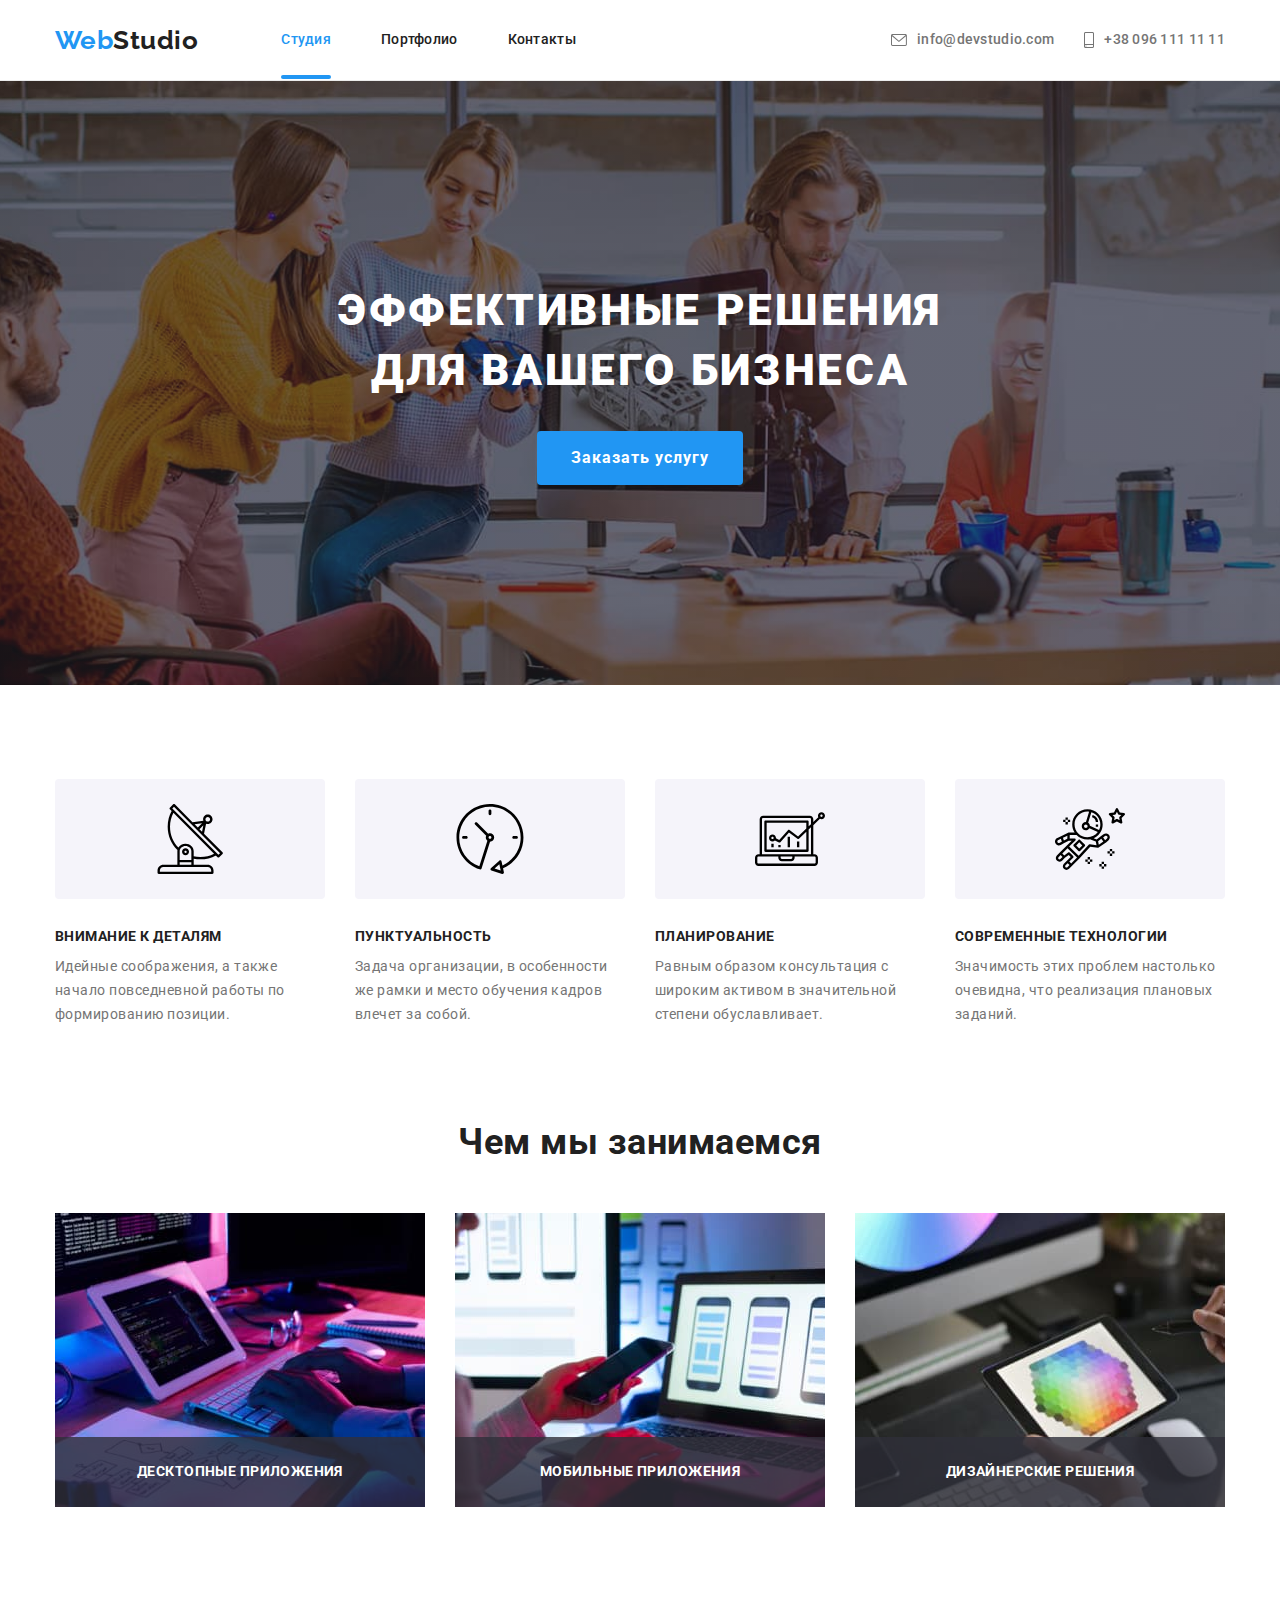
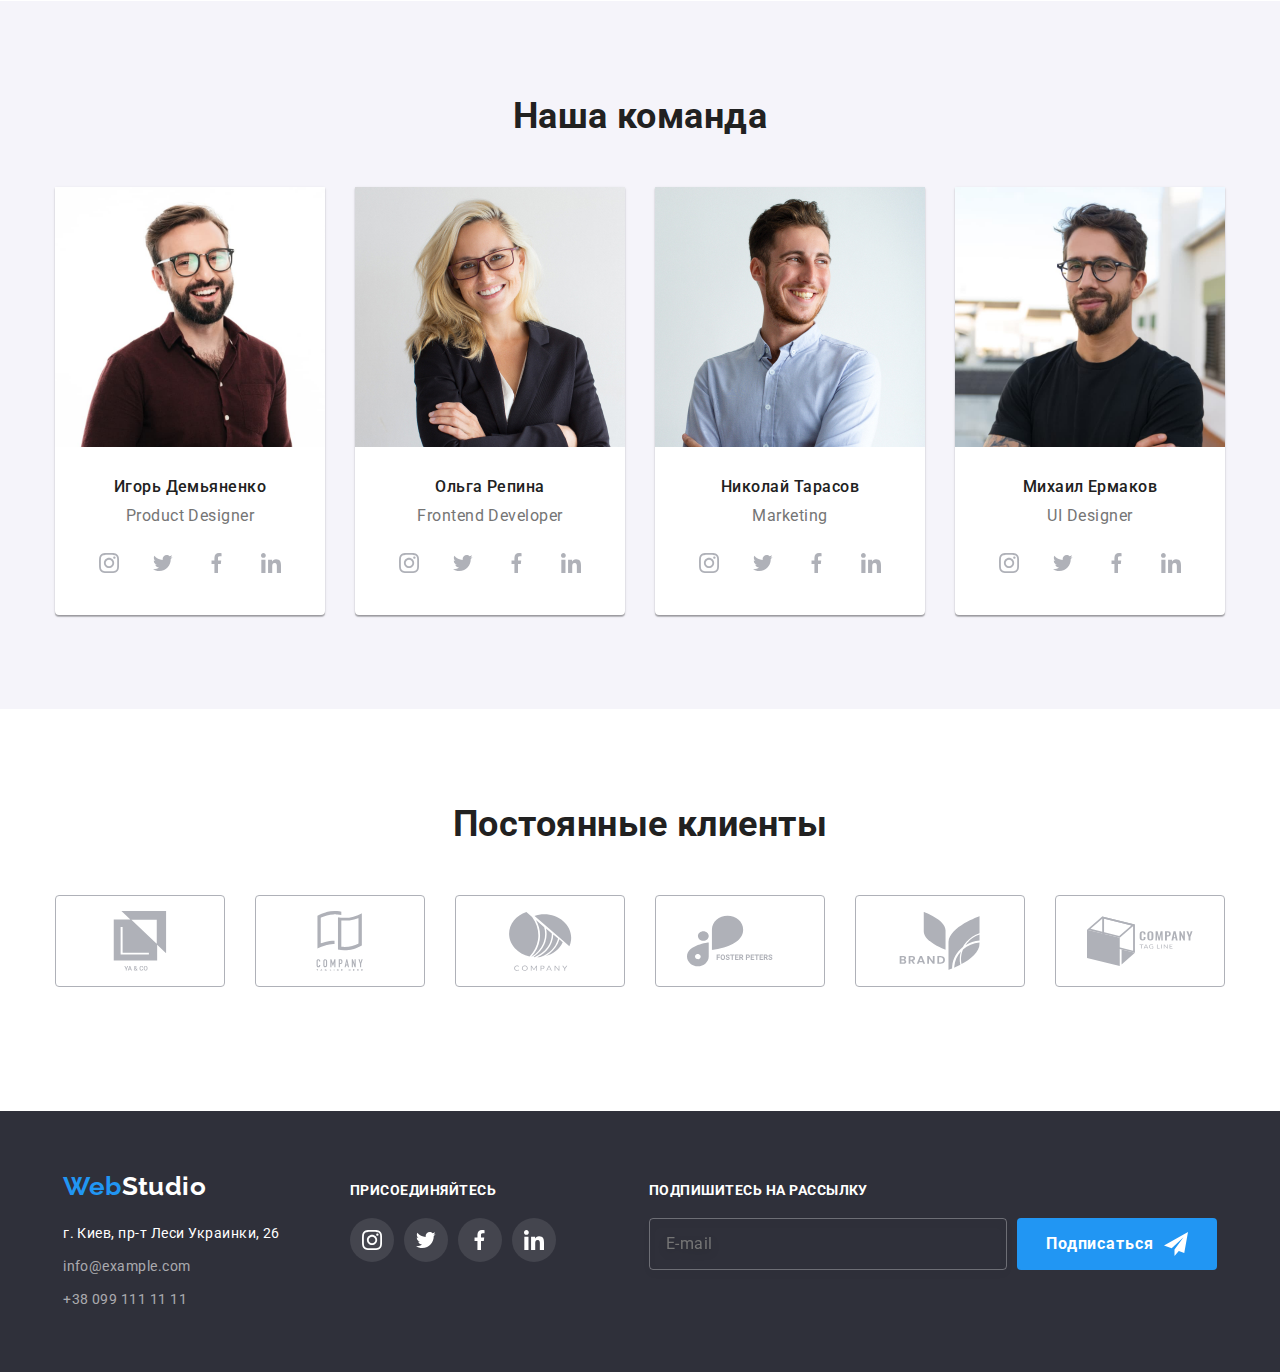
<file: index.html>
<!DOCTYPE html>
<html lang="ru">
  <head>
    <meta charset="UTF-8" />
    <meta http-equiv="X-UA-Compatible" content="IE=edge" />
    <meta name="viewport" content="width=device-width, initial-scale=1.0" />
    <title>Студия</title>
    <link
      rel="stylesheet"
      href="https://cdnjs.cloudflare.com/ajax/libs/modern-normalize/1.1.0/modern-normalize.min.css"
    />
    <link rel="preconnect" href="https://fonts.googleapis.com" />
    <link rel="preconnect" href="https://fonts.gstatic.com" crossorigin />
    <link
      href="https://fonts.googleapis.com/css2?family=Raleway:wght@700&family=Roboto:wght@400;500;700;900&display=swap"
      rel="stylesheet"
    />
    <link rel="stylesheet" href="./css/main.min.css" />
  </head>
  <body>
    <!--Верхняя линия-->
    <header class="header">
      <div class="container header__container">
        <a href="./index.html" class="logo"
          >Web<span class="logo__text logo__text--dark">Studio</span></a
        >
        <!-- Мобильное меню -->
        <div class="menu-container" data-menu>
          <ul class="list mobile-nav">
            <li class="mobile-nav__item">
              <a href="./index.html" class="mobile-nav__link mobile-nav__link--curent">Студия</a>
            </li>
            <li class="mobile-nav__item">
              <a href="./portfolio.html" class="mobile-nav__link">Портфолио</a>
            </li>
            <li class="mobile-nav__item"><a href="" class="mobile-nav__link">Контакты</a></li>
          </ul>
          <ul class="list mobile-contacts">
            <li class="mobile-contacts__item">
              <a href="tel:+380961111111" class="mobile-contacts__link link">+38 096 111 11 11</a>
            </li>
            <li class="mobile-contacts__item">
              <a href="mailto:info@devstudio.com" class="mobile-contacts__phone link"
                >info@devstudio.com</a
              >
            </li>
            <li class="mobile-social"><a class="mobile-contacts__social" href="">Instagram</a></li>
            <li class="mobile-social"><a class="mobile-contacts__social" href="">Twitter</a></li>
            <li class="mobile-social"><a class="mobile-contacts__social" href="">Facebook</a></li>
            <li class="mobile-social"><a class="mobile-contacts__social" href="">LinkedIn</a></li>
          </ul>
        </div>
          <button class="menu-button" aria-expanded="false" data-menu-button type="button">
            <svg width="40" height="40" aria-label="Переключатель мобильного меню">
              <use class="menu-button__open" href="./images/icons.svg#icon-menu"></use>
              <use class="menu-button__close" href="./images/icons.svg#mobile-close"></use>
            </svg>
          </button>
          
        
        
        <!-- Навигация  -->
        <nav class="main-nav">
          <ul class="site-nav list">
            <li class="site-nav__item">
              <a href="./index.html" class="site-nav__link site-nav__link--current">Студия</a>
            </li>
            <li class="site-nav__item">
              <a href="./portfolio.html" class="site-nav__link">Портфолио</a>
            </li>
            <li class="site-nav__item"><a href="" class="site-nav__link">Контакты</a></li>
          </ul>
        </nav>
        <ul class="contacts list">
          <li class="contacts__item">
            <a href="mailto:info@devstudio.com" class="contacts__link link">
              <svg class="contacts__icon contacts__icon--mail">
                <use href="./images/icons.svg#icon-mail"></use>
              </svg>
              info@devstudio.com</a
            >
          </li>
          <li class="contacts__item">
            <a href="tel:+380961111111" class="contacts__link link"
              ><svg class="contacts__icon">
                <use href="./images/icons.svg#icon-phone"></use>
              </svg>
              +38 096 111 11 11</a
            >
          </li>
        </ul>
      </div>
    </header>

    <main>
      <!--Герой hero-->
      <section class="hero">
        <div class="container">
          <h1 class="hero__title">Эффективные решения для вашего бизнеса</h1>
          <button data-modal-open type="button" class="button hero__button">Заказать услугу</button>
        </div>
      </section>

      <!--Преимущества-->

      <section class="section nopading">
        <div class="container">
          <h2 class="visually-hidden">Почему именно мы?</h2>
          <ul class="advantage list">
            <li class="advantage__item">
              <div class="advantage__lable">
                <svg class="advantage__icon">
                  <use href="./images/icons.svg#icon-group"></use>
                </svg>
              </div>
              <h3 class="advantage__title">Внимание к деталям</h3>
              <p class="advantage__text">
                Идейные соображения, а также начало повседневной работы по формированию позиции.
              </p>
            </li>
            <li class="advantage__item">
              <div class="advantage__lable">
                <svg class="advantage__icon">
                  <use href="./images/icons.svg#icon-clock"></use>
                </svg>
              </div>
              <h3 class="advantage__title">Пунктуальность</h3>
              <p class="advantage__text">
                Задача организации, в особенности же рамки и место обучения кадров влечет за собой.
              </p>
            </li>
            <li class="advantage__item">
              <div class="advantage__lable">
                <svg class="advantage__icon">
                  <use href="./images/icons.svg#icon-diagram"></use>
                </svg>
              </div>
              <h3 class="advantage__title">Планирование</h3>
              <p class="advantage__text">
                Равным образом консультация с широким активом в значительной степени обуславливает.
              </p>
            </li>
            <li class="advantage__item">
              <div class="advantage__lable">
                <svg class="advantage__icon">
                  <use href="./images/icons.svg#icon-astronaut"></use>
                </svg>
              </div>
              <h3 class="advantage__title">Современные технологии</h3>
              <p class="advantage__text">
                Значимость этих проблем настолько очевидна, что реализация плановых заданий.
              </p>
            </li>
          </ul>
        </div>
      </section>

      <!--Чем мы занимаемся-->

      <section class="section section-example">
        <div class="container">
          <h2 class="section-title">Чем мы занимаемся</h2>
          <ul class="examples list">
            <li class="examples__item">
              <div class="examples__icon">
                <picture>
                  <source
                    srcset="./images/we-do/img-1.jpg 1x,
                    ./images/we-do/img-1@2x.jpg 2x"
                    type="image/jpeg"
                  
                  />
                  <img
                    src="./images/we-do/img-1.jpg"
                    alt="Пишем код для Windows"
                    width="370"
                    height="294"
                    loading="lazy"
                  />
                </picture>
                <p class="examples__text">Десктопные приложения</p>
              </div>
            </li>
            <li class="examples__item">
              <div class="examples__icon">
                <picture>
                  <source
                    srcset="./images/we-do/img-2.jpg 1x,
                            ./images/we-do/img-2@2x.jpg 2x"
                    type="image/jpeg"
                  />

                  <img
                    src="./images/we-do/img-2.jpg"
                    alt="Пишем код для Android"
                    width="370"
                    height="294"
                    loading="lazy"
                    
                  />
                </picture>

                <p class="examples__text">Мобильные приложения</p>
              </div>
            </li>
            <li class="examples__item">
              <div class="examples__icon">
                <picture>
                  <source
                    srcset="./images/we-do/img-3.jpg 1x,
                    ./images/we-do/img-3@2x.jpg 2x"
                    type="image/jpeg"
                  
                  />
                  <img
                    src="./images/we-do/img-3.jpg"
                    alt="Пишем код для MacOS"
                    width="370"
                    height="294"
                    loading="lazy"
                  />
                </picture>
                <p class="examples__text">Дизайнерские решения</p>
              </div>
            </li>
          </ul>
        </div>
      </section>

      <!--Наша команда-->

      <section class="section second-bg-color">
        <div class="container">
          <h2 class="section-title">Наша команда</h2>
          <ul class="team list">
            <li class="team__item">

              <picture>
                <source
                srcset="./images/team/desktop/img-1.jpg 1x,
                        ./images/team/desktop/img-1@2x.jpg 2x"
                media="(min-width: 1200px)"
                type="image/jpeg"
              />
              <source
                srcset="./images/team/tablet/img-1.jpg 1x,
                        ./images/team/tablet/img-1@2x.jpg 2x"
                media="(min-width: 768px)"
                type="image/jpeg"
              />
                <source
                  srcset="./images/team/mobile/img-1.jpg 1x,
                  ./images/team/mobile/img-1@2x.jpg 2x"
                  media="(max-width: 767px)"
                  type="image/jpeg"
                
                />
                <img
                  src="./images/team/mobile/img-1.jpg"
                  alt="Фото Игоря Демьяненко"
                  width="450"
                  height="460"
                  loading="lazy"
                />
              </picture>
              
              <div class="team__text">
                <h3 class="team__name">Игорь Демьяненко</h3>
                <p class="team__position">Product Designer</p>
                <ul class="list social-links">
                  <li class="social-links__item">
                    <a class="social-links__link" href="">
                      <svg class="social-links__icon">
                        <use href="./images/icons.svg#icon-instagram"></use>
                      </svg>
                    </a>
                  </li>
                  <li class="social-links__item">
                    <a class="social-links__link" href="">
                      <svg class="social-links__icon">
                        <use href="./images/icons.svg#icon-twitter"></use>
                      </svg>
                    </a>
                  </li>
                  <li class="social-links__item">
                    <a class="social-links__link" href="">
                      <svg class="social-links__icon">
                        <use href="./images/icons.svg#icon-facebook"></use>
                      </svg>
                    </a>
                  </li>
                  <li class="social-links__item">
                    <a class="social-links__link" href="">
                      <svg class="social-links__icon">
                        <use href="./images/icons.svg#icon-linkedin"></use>
                      </svg>
                    </a>
                  </li>
                </ul>
              </div>
            </li>
            <li class="team__item">
              <picture>
                <source
                srcset="./images/team/desktop/img-2.jpg 1x,
                        ./images/team/desktop/img-2@2x.jpg 2x"
                media="(min-width: 1200px)"
                type="image/jpeg"
              />
              <source
                srcset="./images/team/tablet/img-2.jpg 1x,
                        ./images/team/tablet/img-2@2x.jpg 2x"
                media="(min-width: 768px)"
                type="image/jpeg"
              />
                <source
                  srcset="./images/team/mobile/img-2.jpg 1x,
                          ./images/team/mobile/img-2@2x.jpg 2x"
                  media="(max-width: 767px)"
                  type="image/jpeg"
                
                />
                <img
                  src="./images/team/mobile/img-2.jpg"
                  alt="Фото Ольги Репиной"
                  width="450"
                  height="460"
                  loading="lazy"
                />
              </picture>

              <div class="team__text">
                <h3 class="team__name">Ольга Репина</h3>
                <p class="team__position">Frontend Developer</p>
                <ul class="list social-links">
                  <li class="social-links__item">
                    <a class="social-links__link" href="">
                      <svg class="social-links__icon">
                        <use href="./images/icons.svg#icon-instagram"></use>
                      </svg>
                    </a>
                  </li>
                  <li class="social-links__item">
                    <a class="social-links__link" href="">
                      <svg class="social-links__icon">
                        <use href="./images/icons.svg#icon-twitter"></use>
                      </svg>
                    </a>
                  </li>
                  <li class="social-links__item">
                    <a class="social-links__link" href="">
                      <svg class="social-links__icon">
                        <use href="./images/icons.svg#icon-facebook"></use>
                      </svg>
                    </a>
                  </li>
                  <li class="social-links__item">
                    <a class="social-links__link" href="">
                      <svg class="social-links__icon">
                        <use href="./images/icons.svg#icon-linkedin"></use>
                      </svg>
                    </a>
                  </li>
                </ul>
              </div>
            </li>
            <li class="team__item">
              <picture>
                <source
                srcset="./images/team/desktop/img-3.jpg 1x,
                        ./images/team/desktop/img-3@2x.jpg 2x"
                media="(min-width: 1200px)"
                type="image/jpeg"
              />
              <source
                srcset="./images/team/tablet/img-3.jpg 1x,
                        ./images/team/tablet/img-3@2x.jpg 2x"
                media="(min-width: 768px)"
                type="image/jpeg"
              />
                <source
                  srcset="./images/team/mobile/img-3.jpg 1x,
                  ./images/team/mobile/img-3@2x.jpg 2x"
                  media="(max-width: 767px)"
                  type="image/jpeg"
                
                />
                <img
                  src="./images/team/mobile/img-3.jpg"
                  alt="Фото Николая Тарасова"
                  width="450"
                  height="460"
                  loading="lazy"
                />
              </picture>
              <div class="team__text">
                <h3 class="team__name">Николай Тарасов</h3>
                <p class="team__position">Marketing</p>
                <ul class="list social-links">
                  <li class="social-links__item">
                    <a class="social-links__link" href="">
                      <svg class="social-links__icon">
                        <use href="./images/icons.svg#icon-instagram"></use>
                      </svg>
                    </a>
                  </li>
                  <li class="social-links__item">
                    <a class="social-links__link" href="">
                      <svg class="social-links__icon">
                        <use href="./images/icons.svg#icon-twitter"></use>
                      </svg>
                    </a>
                  </li>
                  <li class="social-links__item">
                    <a class="social-links__link" href="">
                      <svg class="social-links__icon">
                        <use href="./images/icons.svg#icon-facebook"></use>
                      </svg>
                    </a>
                  </li>
                  <li class="social-links__item">
                    <a class="social-links__link" href="">
                      <svg class="social-links__icon">
                        <use href="./images/icons.svg#icon-linkedin"></use>
                      </svg>
                    </a>
                  </li>
                </ul>
              </div>
            </li>
            <li class="team__item">
              <picture>
                <source
                srcset="./images/team/desktop/img-4.jpg 1x,
                        ./images/team/desktop/img-4@2x.jpg 2x"
                media="(min-width: 1200px)"
                type="image/jpeg"
              />
              <source
                srcset="./images/team/tablet/img-4.jpg 1x,
                        ./images/team/tablet/img-4@2x.jpg 2x"
                media="(min-width: 768px)"
                type="image/jpeg"
              />
                <source
                  srcset="./images/team/mobile/img-4.jpg 1x,
                  ./images/team/mobile/img-4@2x.jpg 2x"
                  media="(max-width: 767px)"
                  type="image/jpeg"
                
                />
                <img
                  src="./images/team/mobile/img-4.jpg"
                  alt="Фото Михаила Ермакова"
                  width="450"
                  height="460"
                  loading="lazy"
                />
              </picture>
              
              <div class="team__text">
                <h3 class="team__name">Михаил Ермаков</h3>
                <p class="team__position">UI Designer</p>
                <ul class="list social-links">
                  <li class="social-links__item">
                    <a class="social-links__link" href="">
                      <svg class="social-links__icon">
                        <use href="./images/icons.svg#icon-instagram"></use>
                      </svg>
                    </a>
                  </li>
                  <li class="social-links__item">
                    <a class="social-links__link" href="">
                      <svg class="social-links__icon">
                        <use href="./images/icons.svg#icon-twitter"></use>
                      </svg>
                    </a>
                  </li>
                  <li class="social-links__item">
                    <a class="social-links__link" href="">
                      <svg class="social-links__icon">
                        <use href="./images/icons.svg#icon-facebook"></use>
                      </svg>
                    </a>
                  </li>
                  <li class="social-links__item">
                    <a class="social-links__link" href="">
                      <svg class="social-links__icon">
                        <use href="./images/icons.svg#icon-linkedin"></use>
                      </svg>
                    </a>
                  </li>
                </ul>
              </div>
            </li>
          </ul>
        </div>
      </section>

      <!-- Наши клиенты -->
      <section class="section">
        <div class="container">
          <h2 class="section-title">Постоянные клиенты</h2>
          <ul class="list clients">
            <li class="clients__item">
              <a class="clients__place" href="">
                <svg class="clients__icon">
                  <use href="./images/icons.svg#icon-company-1"></use>
                </svg>
              </a>
            </li>
            <li class="clients__item">
              <a class="clients__place" href="">
                <svg class="clients__icon">
                  <use href="./images/icons.svg#icon-company-2"></use>
                </svg>
              </a>
            </li>
            <li class="clients__item">
              <a class="clients__place" href="">
                <svg class="clients__icon">
                  <use href="./images/icons.svg#icon-company-3"></use>
                </svg>
              </a>
            </li>
            <li class="clients__item">
              <a class="clients__place" href="">
                <svg class="clients__icon">
                  <use href="./images/icons.svg#icon-company-4"></use>
                </svg>
              </a>
            </li>
            <li class="clients__item">
              <a class="clients__place" href="">
                <svg class="clients__icon">
                  <use href="./images/icons.svg#icon-company-5"></use>
                </svg>
              </a>
            </li>
            <li class="clients__item">
              <a class="clients__place" href="">
                <svg class="clients__icon">
                  <use href="./images/icons.svg#icon-company-6"></use>
                </svg>
              </a>
            </li>
          </ul>
        </div>
      </section>

      <!-- Модальное окно -->
      <div class="backdrop is-hidden" data-modal>
        <div class="modal">
          <form class="modal-form" autocomplete="off">
            <p class="modal-title">Оставьте свои данные, мы вам перезвоним</p>
            <div class="form-field">
              <input class="form-field-input" type="text" name="username" id="username" />
              <svg class="lable-icon">
                <use href="./images/icons.svg#icon-user"></use>
              </svg>
              <label class="form-field-label" for="username"
                ><span class="form-label-text">Имя</span>
              </label>
            </div>
            <div class="form-field">
              <input class="form-field-input" type="tel" name="user-nammber" id="user-nammber" />
              <svg class="lable-icon">
                <use href="./images/icons.svg#icon-phone-old"></use>
              </svg>
              <label class="form-field-label" for="user-nammber">
                <span class="form-label-text">Телефон</span></label
              >
            </div>
            <div class="form-field">
              <input class="form-field-input" type="email" name="user-email" id="user-email" />
              <svg class="lable-icon">
                <use href="./images/icons.svg#icon-mail-alt"></use>
              </svg>
              <label class="form-field-label" for="user-email">
                <span class="form-label-text">Почта</span></label
              >
            </div>

            <div class="form-field comen">
              <textarea
                class="form-field-input comen"
                name="text"
                id="coment"
                rows="5"
                placeholder="Введите текст"
              ></textarea>
              <label class="form-field-label" for="coment">
                <span class="form-label-text">Комментарий</span></label
              >
            </div>
            <div class="checkbox">
              <input class="checkbox-input" type="checkbox" name="policy" id="policy" />

              <label class="checkbox-label" for="policy">
                <svg class="checkbox-icon">
                  <use href="./images/icons.svg#icon-checkbox"></use>
                </svg>
                Соглашаюсь с рассылкой и принимаю <a href="">Условия договора</a>
              </label>
            </div>
            <button class="button-subscibe module" type="submit">Отправить</button>
          </form>
          <button data-modal-close class="close" type="button">
            <svg class="modal-close-icon">
              <use href="./images/icons.svg#icon-close"></use>
            </svg>
          </button>
        </div>
      </div>
    </main>

    <!--Подвал-->
    <footer class="footer">
      <div class="container footer__container">
        <div>
          <a href="./index.html" class="logo"
            >Web<span class="logo__text logo__text--white">Studio</span></a
          >
          <address class="footer-address">
            <ul class="address list">
              <li class="item"><a href="" class="first">г. Киев, пр-т Леси Украинки, 26</a></li>
              <li class="item">
                <a href="mailto:info@example.com" class="link">info@example.com</a>
              </li>
              <li class="item"><a href="tel:+380991111111" class="link">+38 099 111 11 11</a></li>
            </ul>
          </address>
        </div>
        <div class="footer-links">
          <h2 class="title">Присоединяйтесь</h2>
          <ul class="list social-links">
            <li class="social-links__item">
              <a class="social-links__link social-links__link--new" href="">
                <svg class="social-links__icon">
                  <use href="./images/icons.svg#icon-instagram"></use>
                </svg>
              </a>
            </li>
            <li class="social-links__item">
              <a class="social-links__link social-links__link--new" href="">
                <svg class="social-links__icon">
                  <use href="./images/icons.svg#icon-twitter"></use>
                </svg>
              </a>
            </li>
            <li class="social-links__item">
              <a class="social-links__link social-links__link--new" href="">
                <svg class="social-links__icon">
                  <use href="./images/icons.svg#icon-facebook"></use>
                </svg>
              </a>
            </li>
            <li class="social-links__item">
              <a class="social-links__link social-links__link--new" href="">
                <svg class="social-links__icon">
                  <use href="./images/icons.svg#icon-linkedin"></use>
                </svg>
              </a>
            </li>
          </ul>
        </div>
        <div class="footer-links footer-subscribe">
          <h2 class="title">Подпишитесь на рассылку</h2>
          <form class="form-subscibe">
            <input
              class="form-subscibe-input"
              type="email"
              name="email"
              id="email"
              placeholder="E-mail"
            />
            <button class="button-subscibe" type="submit">
              Подписаться
              <svg class="button-subscibe-icon">
                <use href="./images/icons.svg#icon-papeplain"></use>
              </svg>
            </button>
          </form>
        </div>
      </div>
    </footer>

    <!--Скрипт Модалки-->
    <script src="./js/modal.js"></script>
    <script src="./js/menu.js"></script>
  </body>
</html>
</file>
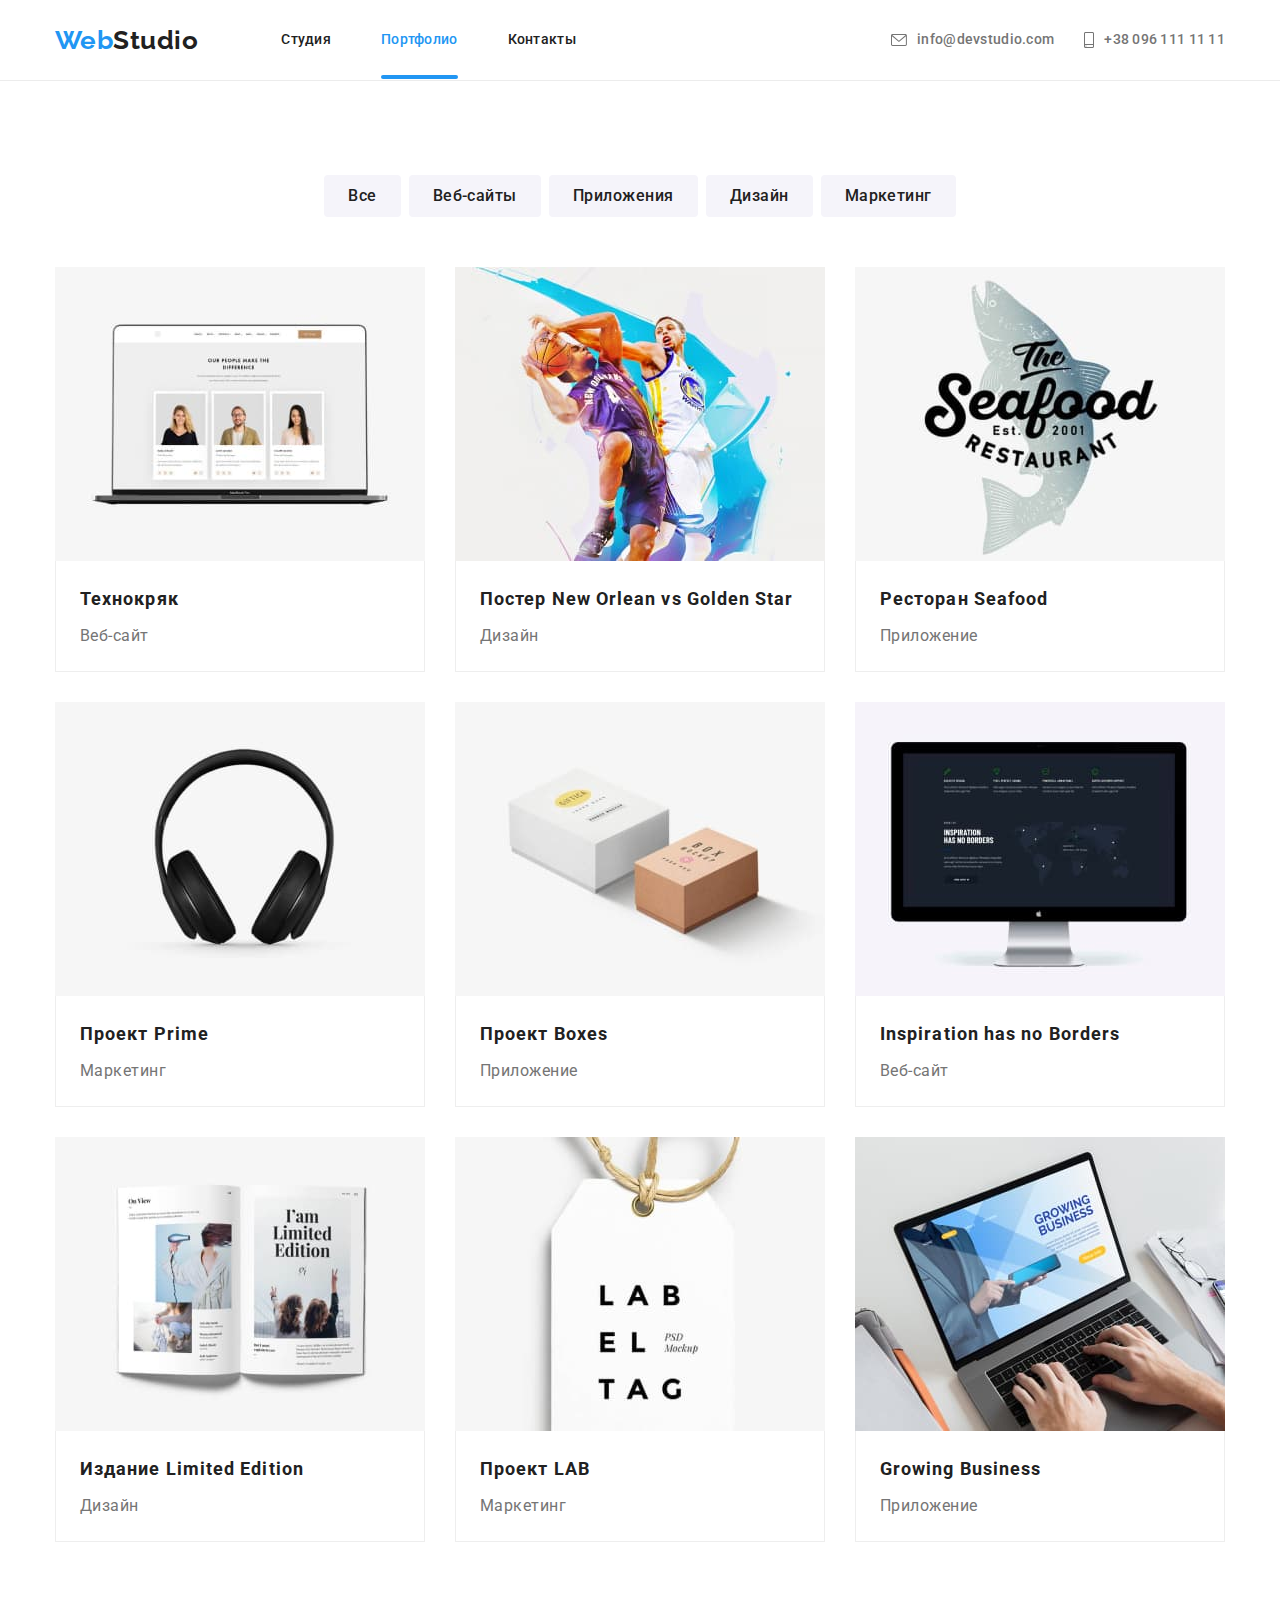
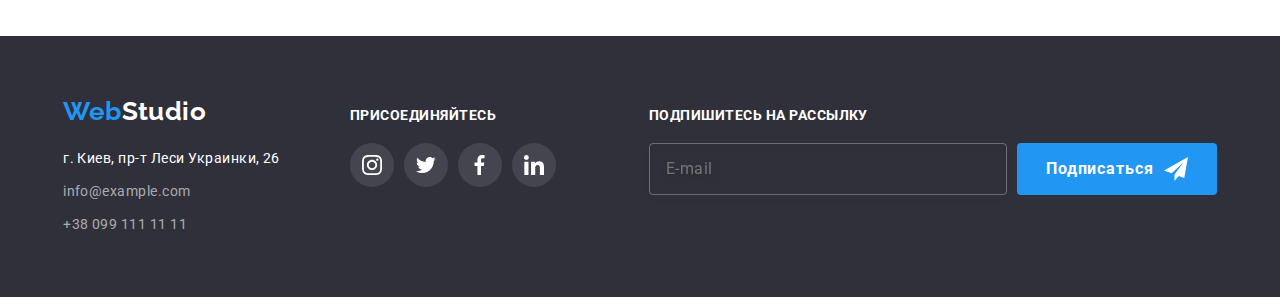
<file: portfolio.html>
<!DOCTYPE html>
<html lang="ru">
  <head>
    <meta charset="UTF-8" />
    <meta http-equiv="X-UA-Compatible" content="IE=edge" />
    <meta name="viewport" content="width=device-width, initial-scale=1.0" />
    <title>Студия</title>
    <link
      rel="stylesheet"
      href="https://cdnjs.cloudflare.com/ajax/libs/modern-normalize/1.1.0/modern-normalize.min.css"
    />
    <link rel="preconnect" href="https://fonts.googleapis.com" />
    <link rel="preconnect" href="https://fonts.gstatic.com" crossorigin />
    <link
      href="https://fonts.googleapis.com/css2?family=Raleway:wght@700&family=Roboto:wght@400;500;700;900&display=swap"
      rel="stylesheet"
    />
    <link rel="stylesheet" href="./css/main.min.css" />
  </head>

  <body>
    <!--Верхняя линия-->
    <header class="header">
      <div class="container header__container">
        <a href="./index.html" class="logo"
          >Web<span class="logo__text logo__text--dark">Studio</span></a
        >
        <!-- Мобильное меню -->
        <button class="menu-button" aria-expanded="false" data-menu-button type="button">
          <svg width="40" height="40" aria-label="Переключатель мобильного меню">
            <use class="menu-button__open" href="./images/icons.svg#icon-menu"></use>
            <use class="menu-button__close" href="./images/icons.svg#mobile-close"></use>
          </svg>
        </button>
        <div class="menu-container" data-menu>
          <ul class="list mobile-nav">
            <li class="mobile-nav__item">
              <a href="./index.html" class="mobile-nav__link">Студия</a>
            </li>
            <li class="mobile-nav__item">
              <a href="./portfolio.html" class="mobile-nav__link mobile-nav__link--curent">Портфолио</a>
            </li>
            <li class="mobile-nav__item"><a href="" class="mobile-nav__link">Контакты</a></li>
          </ul>
          <ul class="list mobile-contacts">
            <li class="mobile-contacts__item">
              <a href="tel:+380961111111" class="mobile-contacts__link link">+38 096 111 11 11</a>
            </li>
            <li class="mobile-contacts__item">
              <a href="mailto:info@devstudio.com" class="mobile-contacts__phone link"
                >info@devstudio.com</a
              >
            </li>
            <li class="mobile-social"><a class="mobile-contacts__social" href="">Instagram</a></li>
            <li class="mobile-social"><a class="mobile-contacts__social" href="">Twitter</a></li>
            <li class="mobile-social"><a class="mobile-contacts__social" href="">Facebook</a></li>
            <li class="mobile-social"><a class="mobile-contacts__social" href="">LinkedIn</a></li>
          </ul>
        </div>
        <!-- Навигация  -->
        <nav class="main-nav">
          <ul class="site-nav list">
            <li class="site-nav__item">
              <a href="./index.html" class="site-nav__link">Студия</a>
            </li>
            <li class="site-nav__item">
              <a href="./portfolio.html" class="site-nav__link site-nav__link--current"
                >Портфолио</a
              >
            </li>
            <li class="site-nav__item"><a href="" class="site-nav__link">Контакты</a></li>
          </ul>
        </nav>
        <ul class="contacts list">
          <li class="contacts__item">
            <a href="mailto:info@devstudio.com" class="contacts__link link">
              <svg class="contacts__icon contacts__icon--mail">
                <use href="./images/icons.svg#icon-mail"></use>
              </svg>
              info@devstudio.com</a
            >
          </li>
          <li class="contacts__item">
            <a href="tel:+380961111111" class="contacts__link link"
              ><svg class="contacts__icon">
                <use href="./images/icons.svg#icon-phone"></use>
              </svg>
              +38 096 111 11 11</a
            >
          </li>
        </ul>
      </div>
    </header>

    <main>
      <section class="section">
        <div class="container">
          <h1 class="visually-hidden">Наши проекты</h1>

          <ul class="filtr list">
            <li class="filtr__item"><button type="button" class="button">Все</button></li>
            <li class="filtr__item"><button type="button" class="button">Веб-сайты</button></li>
            <li class="filtr__item"><button type="button" class="button">Приложения</button></li>
            <li class="filtr__item"><button type="button" class="button">Дизайн</button></li>
            <li class="filtr__item"><button type="button" class="button">Маркетинг</button></li>
          </ul>

          <ul class="projects list">
            <li class="item">
              <a class="projects-link" href="">
                <div class="overlay">
                  <picture>
                    <source
                    srcset="./images/portfolio/desktop/img-1.jpg 1x,
                            ./images/portfolio/desktop/img-1@2x.jpg 2x"
                    media="(min-width: 1200px)"
                    type="image/jpeg"
                  />
                  <source
                    srcset="./images/portfolio/tablet/img-1.jpg 1x,
                            ./images/portfolio/tablet/img-1@2x.jpg 2x"
                    media="(min-width: 768px)"
                    type="image/jpeg"
                  />
                    <source
                      srcset="./images/portfolio/mobile/img-1.jpg 1x,
                      ./images/portfolio/mobile/img-1@2x.jpg 2x"
                      media="(max-width: 767px)"
                      type="image/jpeg"
                    
                    />
                    <img
                      src="./images/portfolio/mobile/img-1.jpg"
                      alt="основная веб-страница сайта Технокряк"
                      width="450"
                      height="460"
                      loading="lazy"
                    />
                  </picture>
                  
                  <p class="about">
                    Ресурс предлагает комплексные предложения с разным уровнем функционала и
                    сервисов. Все это позволит посетителю получить исчерпывающие сведения о компании
                    или частном лице.
                  </p>
                </div>
                <div class="projects-text-name">
                  <h2 class="title">Технокряк</h2>
                  <p class="text">Веб-сайт</p>
                </div>
              </a>
            </li>
            <li class="item">
              <a class="projects-link" href="">
                <div class="overlay">
                  <picture>
                    <source
                    srcset="./images/portfolio/desktop/img-2.jpg 1x,
                            ./images/portfolio/desktop/img-2@2x.jpg 2x"
                    media="(min-width: 1200px)"
                    type="image/jpeg"
                  />
                  <source
                    srcset="./images/portfolio/tablet/img-2.jpg 1x,
                            ./images/portfolio/tablet/img-2@2x.jpg 2x"
                    media="(min-width: 768px)"
                    type="image/jpeg"
                  />
                    <source
                      srcset="./images/portfolio/mobile/img-2.jpg 1x,
                      ./images/portfolio/mobile/img-2@2x.jpg 2x"
                      media="(max-width: 767px)"
                      type="image/jpeg"
                    
                    />
                    <img
                      src="./images/portfolio/mobile/img-2.jpg"
                      alt="афиша баскетбольной игры"
                      width="450"
                      height="460"
                      loading="lazy"
                    />
                  </picture>
                  
                  <p class="about">
                    Ресурс предлагает комплексные предложения с разным уровнем функционала и
                    сервисов. Все это позволит посетителю получить исчерпывающие сведения о компании
                    или частном лице.
                  </p>
                </div>
                <div class="projects-text-name">
                  <h2 class="title">Постер New Orlean vs Golden Star</h2>
                  <p class="text">Дизайн</p>
                </div>
              </a>
            </li>
            <li class="item">
              <a class="projects-link" href="">
                <div class="overlay">
                  <picture>
                    <source
                    srcset="./images/portfolio/desktop/img-3.jpg 1x,
                            ./images/portfolio/desktop/img-3@2x.jpg 2x"
                    media="(min-width: 1200px)"
                    type="image/jpeg"
                  />
                  <source
                    srcset="./images/portfolio/tablet/img-3.jpg 1x,
                            ./images/portfolio/tablet/img-3@2x.jpg 2x"
                    media="(min-width: 768px)"
                    type="image/jpeg"
                  />
                    <source
                      srcset="./images/portfolio/mobile/img-3.jpg 1x,
                      ./images/portfolio/mobile/img-3@2x.jpg 2x"
                      media="(max-width: 767px)"
                      type="image/jpeg"
                    
                    />
                    <img
                      src="./images/portfolio/mobile/img-3.jpg"
                      alt="фото логотипа приложения для ресторана"
                      width="450"
                      height="460"
                      loading="lazy"
                    />
                  </picture>
                  
                  
                  <p class="about">
                    Ресурс предлагает комплексные предложения с разным уровнем функционала и
                    сервисов. Все это позволит посетителю получить исчерпывающие сведения о компании
                    или частном лице.
                  </p>
                </div>
                <div class="projects-text-name">
                  <h2 class="title">Ресторан Seafood</h2>
                  <p class="text">Приложение</p>
                </div>
              </a>
            </li>
            <li class="item">
              <a class="projects-link" href="">
                <div class="overlay">
                  <picture>
                    <source
                    srcset="./images/portfolio/desktop/img-4.jpg 1x,
                            ./images/portfolio/desktop/img-4@2x.jpg 2x"
                    media="(min-width: 1200px)"
                    type="image/jpeg"
                  />
                  <source
                    srcset="./images/portfolio/tablet/img-4.jpg 1x,
                            ./images/portfolio/tablet/img-4@2x.jpg 2x"
                    media="(min-width: 768px)"
                    type="image/jpeg"
                  />
                    <source
                      srcset="./images/portfolio/mobile/img-4.jpg 1x,
                      ./images/portfolio/mobile/img-4@2x.jpg 2x"
                      media="(max-width: 767px)"
                      type="image/jpeg"
                    
                    />
                    <img
                      src="./images/portfolio/mobile/img-4.jpg"
                      alt="фото беспроводных наушников"
                      width="450"
                      height="460"
                      loading="lazy"
                    />
                  </picture>
                  
                  <p class="about">
                    Ресурс предлагает комплексные предложения с разным уровнем функционала и
                    сервисов. Все это позволит посетителю получить исчерпывающие сведения о компании
                    или частном лице.
                  </p>
                </div>
                <div class="projects-text-name">
                  <h2 class="title">Проект Prime</h2>
                  <p class="text">Маркетинг</p>
                </div>
              </a>
            </li>
            <li class="item">
              <a class="projects-link" href="">
                <div class="overlay">
                  <picture>
                    <source
                    srcset="./images/portfolio/desktop/img-5.jpg 1x,
                            ./images/portfolio/desktop/img-5@2x.jpg 2x"
                    media="(min-width: 1200px)"
                    type="image/jpeg"
                  />
                  <source
                    srcset="./images/portfolio/tablet/img-5.jpg 1x,
                            ./images/portfolio/tablet/img-5@2x.jpg 2x"
                    media="(min-width: 768px)"
                    type="image/jpeg"
                  />
                    <source
                      srcset="./images/portfolio/mobile/img-5.jpg 1x,
                      ./images/portfolio/mobile/img-5@2x.jpg 2x"
                      media="(max-width: 767px)"
                      type="image/jpeg"
                    
                    />
                    <img
                      src="./images/portfolio/mobile/img-5.jpg"
                      alt="изображение серой и коричневой картонной коробок"
                      width="450"
                      height="460"
                      loading="lazy"
                    />
                  </picture>
                
                  <p class="about">
                    Ресурс предлагает комплексные предложения с разным уровнем функционала и
                    сервисов. Все это позволит посетителю получить исчерпывающие сведения о компании
                    или частном лице.
                  </p>
                </div>
                <div class="projects-text-name">
                  <h2 class="title">Проект Boxes</h2>
                  <p class="text">Приложение</p>
                </div>
              </a>
            </li>
            <li class="item">
              <a class="projects-link" href="">
                <div class="overlay">
                  <picture>
                    <source
                    srcset="./images/portfolio/desktop/img-6.jpg 1x,
                            ./images/portfolio/desktop/img-6@2x.jpg 2x"
                    media="(min-width: 1200px)"
                    type="image/jpeg"
                  />
                  <source
                    srcset="./images/portfolio/tablet/img-6.jpg 1x,
                            ./images/portfolio/tablet/img-6@2x.jpg 2x"
                    media="(min-width: 768px)"
                    type="image/jpeg"
                  />
                    <source
                      srcset="./images/portfolio/mobile/img-6.jpg 1x,
                      ./images/portfolio/mobile/img-6@2x.jpg 2x"
                      media="(max-width: 767px)"
                      type="image/jpeg"
                    
                    />
                    <img
                      src="./images/portfolio/mobile/img-6.jpg"
                      alt="изображение главной веб-сайт страницы"
                      width="450"
                      height="460"
                      loading="lazy"
                    />
                  </picture>
                  
                  <p class="about">
                    Ресурс предлагает комплексные предложения с разным уровнем функционала и
                    сервисов. Все это позволит посетителю получить исчерпывающие сведения о компании
                    или частном лице.
                  </p>
                </div>
                <div class="projects-text-name">
                  <h2 class="title">Inspiration has no Borders</h2>
                  <p class="text">Веб-сайт</p>
                </div>
              </a>
            </li>
            <li class="item">
              <a class="projects-link" href="">
                <div class="overlay">
                  <picture>
                    <source
                    srcset="./images/portfolio/desktop/img-7.jpg 1x,
                            ./images/portfolio/desktop/img-7@2x.jpg 2x"
                    media="(min-width: 1200px)"
                    type="image/jpeg"
                  />
                  <source
                    srcset="./images/portfolio/tablet/img-7.jpg 1x,
                            ./images/portfolio/tablet/img-7@2x.jpg 2x"
                    media="(min-width: 768px)"
                    type="image/jpeg"
                  />
                    <source
                      srcset="./images/portfolio/mobile/img-7.jpg 1x,
                      ./images/portfolio/mobile/img-7@2x.jpg 2x"
                      media="(max-width: 767px)"
                      type="image/jpeg"
                    
                    />
                    <img
                      src="./images/portfolio/mobile/img-7.jpg"
                      alt="фото дизайна страницы"
                      width="450"
                      height="460"
                      loading="lazy"
                    />
                  </picture>
                  
                  <p class="about">
                    Ресурс предлагает комплексные предложения с разным уровнем функционала и
                    сервисов. Все это позволит посетителю получить исчерпывающие сведения о компании
                    или частном лице.
                  </p>
                </div>
                <div class="projects-text-name">
                  <h2 class="title">Издание Limited Edition</h2>
                  <p class="text">Дизайн</p>
                </div>
              </a>
            </li>
            <li class="item">
              <a class="projects-link" href="">
                <div class="overlay">
                  <picture>
                    <source
                    srcset="./images/portfolio/desktop/img-8.jpg 1x,
                            ./images/portfolio/desktop/img-8@2x.jpg 2x"
                    media="(min-width: 1200px)"
                    type="image/jpeg"
                  />
                  <source
                    srcset="./images/portfolio/tablet/img-8.jpg 1x,
                            ./images/portfolio/tablet/img-8@2x.jpg 2x"
                    media="(min-width: 768px)"
                    type="image/jpeg"
                  />
                    <source
                      srcset="./images/portfolio/mobile/img-8.jpg 1x,
                      ./images/portfolio/mobile/img-8@2x.jpg 2x"
                      media="(max-width: 767px)"
                      type="image/jpeg"
                    
                    />
                    <img
                      src="./images/portfolio/mobile/img-8.jpg"
                      alt="бирка с эмблемой компании"
                      width="450"
                      height="460"
                      loading="lazy"
                    />
                  </picture>
                 
                  <p class="about">
                    Ресурс предлагает комплексные предложения с разным уровнем функционала и
                    сервисов. Все это позволит посетителю получить исчерпывающие сведения о компании
                    или частном лице.
                  </p>
                </div>
                <div class="projects-text-name">
                  <h2 class="title">Проект LAB</h2>
                  <p class="text">Маркетинг</p>
                </div>
              </a>
            </li>
            <li class="item">
              <a class="projects-link" href="">
                <div class="overlay">
                  <picture>
                    <source
                    srcset="./images/portfolio/desktop/img-9.jpg 1x,
                            ./images/portfolio/desktop/img-9@2x.jpg 2x"
                    media="(min-width: 1200px)"
                    type="image/jpeg"
                  />
                  <source
                    srcset="./images/portfolio/tablet/img-9.jpg 1x,
                            ./images/portfolio/tablet/img-9@2x.jpg 2x"
                    media="(min-width: 768px)"
                    type="image/jpeg"
                  />
                    <source
                      srcset="./images/portfolio/mobile/img-9.jpg 1x,
                      ./images/portfolio/mobile/img-9@2x.jpg 2x"
                      media="(max-width: 767px)"
                      type="image/jpeg"
                    
                    />
                    <img
                      src="./images/portfolio/mobile/img-9.jpg"
                      alt="фото работы в приложении"
                      width="450"
                      height="460"
                      loading="lazy"
                    />
                  </picture>
                  
                  <p class="about">
                    Ресурс предлагает комплексные предложения с разным уровнем функционала и
                    сервисов. Все это позволит посетителю получить исчерпывающие сведения о компании
                    или частном лице.
                  </p>
                </div>
                <div class="projects-text-name">
                  <h2 class="title">Growing Business</h2>
                  <p class="text">Приложение</p>
                </div>
              </a>
            </li>
          </ul>
        </div>
      </section>
    </main>
    <!--Подвал-->
    <footer class="footer">
      <div class="container footer__container">
        <div>
          <a href="./index.html" class="logo"
            >Web<span class="logo__text logo__text--white">Studio</span></a
          >
          <address class="footer-address">
            <ul class="address list">
              <li class="item"><a href="" class="first">г. Киев, пр-т Леси Украинки, 26</a></li>
              <li class="item">
                <a href="mailto:info@example.com" class="link">info@example.com</a>
              </li>
              <li class="item"><a href="tel:+380991111111" class="link">+38 099 111 11 11</a></li>
            </ul>
          </address>
        </div>
        <div class="footer-links">
          <h2 class="title">Присоединяйтесь</h2>
          <ul class="list social-links">
            <li class="social-links__item">
              <a class="social-links__link social-links__link--new" href="">
                <svg class="social-links__icon">
                  <use href="./images/icons.svg#icon-instagram"></use>
                </svg>
              </a>
            </li>
            <li class="social-links__item">
              <a class="social-links__link social-links__link--new" href="">
                <svg class="social-links__icon">
                  <use href="./images/icons.svg#icon-twitter"></use>
                </svg>
              </a>
            </li>
            <li class="social-links__item">
              <a class="social-links__link social-links__link--new" href="">
                <svg class="social-links__icon">
                  <use href="./images/icons.svg#icon-facebook"></use>
                </svg>
              </a>
            </li>
            <li class="social-links__item">
              <a class="social-links__link social-links__link--new" href="">
                <svg class="social-links__icon">
                  <use href="./images/icons.svg#icon-linkedin"></use>
                </svg>
              </a>
            </li>
          </ul>
        </div>
        <div class="footer-links footer-subscribe">
          <h2 class="title">Подпишитесь на рассылку</h2>
          <form class="form-subscibe">
            <input
              class="form-subscibe-input"
              type="email"
              name="email"
              id="email"
              placeholder="E-mail"
            />
            <button class="button-subscibe" type="submit">
              Подписаться
              <svg class="button-subscibe-icon">
                <use href="./images/icons.svg#icon-papeplain"></use>
              </svg>
            </button>
          </form>
        </div>
      </div>
    </footer>

    <!--Скрипт-->

    <script src="./js/menu.js"></script>
  </body>
</html>
</file>
<file: css/main.min.css>
:root{--primery-text-color: #757575;--title-text-color: #212121;--accent-text-color: #2196f3;--alt-accent-color: #188ce8;--secondory-text-color: rgba(255, 255, 255, 0.6);--background-black-color: #2f303a;--background-white-color: #ffffff;--background-second-color: #e5e5e5;--background-alt-color: #f5f4fa;--border-color: #ececec;--border-color-second: #eeeeee;--icon-fill-color-primary: #afb1b8;--main-font: Roboto, sans-serif;--logo-font:Raleway, sans-serif}.list{list-style:none}body{background-color:var(--background-white-color);color:var(--primery-text-color);font-family:var(--main-font);letter-spacing:0.03em}a{text-decoration:none}img{display:block;max-width:100%;height:auto}.visually-hidden{position:absolute;width:1px;height:1px;margin:-1px;border:0;padding:0;white-space:nowrap;clip-path:inset(100%);clip:rect(0 0 0 0);overflow:hidden}.section{padding-top:60px;padding-bottom:60px}@media screen and (min-width: 1200px){.section{padding-top:94px;padding-bottom:94px}}.container{padding:0 15px;width:100%;margin-left:auto;margin-right:auto}@media screen and (min-width: 480px){.container{width:480px}}@media screen and (min-width: 768px){.container{width:768px}}@media screen and (min-width: 1200px){.container{width:1200px}}.section-title{margin-top:0;margin-bottom:30px;color:var(--title-text-color);font-weight:700;font-size:28px;line-height:1.17;text-align:center}@media screen and (min-width: 1200px){.section-title{margin-bottom:50px;font-size:36px}}.second-bg-color{background-color:var(--background-alt-color)}.menu-button{display:inline-block;padding:0;border:none;margin-left:auto;background-color:transparent;z-index:2;transition-property:fill;transition-duration:250ms;transition-timing-function:cubic-bezier(0.4, 0, 0.2, 1);transition-delay:0ms}@media screen and (min-width: 768px){.menu-button{display:none}}.menu-button:hover,.menu-button:focus{fill:var(--accent-text-color)}.menu-button__close{display:none}.menu-button.is-open .menu-button__close{display:block}.menu-button.is-open .menu-button__open{display:none}.menu-button.is-open{position:fixed;top:10px;right:5%}@media screen and (min-width: 539px){.menu-button.is-open{right:15%}}.menu-container{display:none;top:0;left:0;width:100%;height:100vh;background-color:var(--background-white-color);box-shadow:0px 4px 8px rgba(0,0,0,0.04),0px 2px 4px rgba(0,0,0,0.08),0px 1px 3px rgba(0,0,0,0.16)}@media screen and (min-width: 768px){.menu-container{display:none}}.menu-container.is-open{position:fixed;display:flex;flex-direction:column;justify-content:space-between;z-index:1;padding-top:48px;padding-left:40px;padding-bottom:48px}@media screen and (max-width: 420px){.menu-container.is-open{padding-left:25px}}.mobile-nav{padding:0;margin:0}.mobile-nav__link{font-weight:500;font-size:40px;line-height:1.18;color:var(--title-text-color)}.mobile-nav__link:hover,.mobile-nav__link:focus{color:var(--accent-text-color)}.mobile-nav__link--curent{color:var(--accent-text-color)}.mobile-nav__item:not(:last-child){margin-bottom:32px}.mobile-contacts{padding:0;margin:0}.mobile-contacts__item:nth-child(1){margin-bottom:32px}.mobile-contacts__item:nth-child(2){margin-bottom:64px}.mobile-contacts__link{font-weight:500;font-size:32px;line-height:1.18;color:var(--accent-text-color)}.mobile-contacts__phone{font-weight:500;font-size:24px;line-height:1.16;color:currentColor}.mobile-social{display:inline-block}.mobile-social:not(:last-child)::after{content:'';margin-left:10px;margin-right:10px;width:100%;border:1px solid rgba(33,33,33,0.2)}.mobile-contacts__social{font-weight:500;font-size:18px;line-height:1.22;color:var(--accent-text-color)}@media screen and (max-width: 345px){.mobile-contacts__social{font-size:11px}}@media screen and (min-width: 345px) and (max-width: 478px){.mobile-contacts__social{font-size:14px}}.header{border-bottom:1px solid var(--border-color);position:relative}.header__container{display:flex;align-items:center}.main-nav{margin-left:83px}@media screen and (max-width: 767.98px){.main-nav{display:none}}.site-nav{display:flex;margin-top:0;margin-bottom:0;margin-left:0;padding:0}@media screen and (max-width: 767.98px){.site-nav{display:none}}.site-nav__link{display:block;padding-top:32px;padding-bottom:32px;color:var(--title-text-color);font-weight:500;font-size:14px;line-height:1.14;letter-spacing:0.02em;transition-property:color;transition-duration:250ms;transition-timing-function:cubic-bezier(0.4, 0, 0.2, 1);transition-delay:0ms}.site-nav__link:focus,.site-nav__link:hover{color:var(--accent-text-color)}.site-nav__item:not(:last-child){margin-right:50px}.site-nav__link--current{position:relative;display:block;color:var(--accent-text-color)}.site-nav__link--current::after{position:absolute;bottom:1px;left:0;content:'';width:100%;height:4px;border-radius:2px;background-color:var(--accent-text-color)}.contacts{display:flex;flex-direction:column;margin-left:auto;margin-top:0;margin-bottom:0;padding:0}@media screen and (max-width: 767.98px){.contacts{display:none}}@media screen and (min-width: 1200px){.contacts{flex-direction:row}}.contacts__icon{width:8px;height:14px;margin-right:8px;fill:currentColor}@media screen and (min-width: 1200px){.contacts__icon{margin-right:10px;width:10px;height:16px}}.contacts__icon--mail{width:14px;height:10px}@media screen and (min-width: 1200px){.contacts__icon--mail{width:16px;height:12px}}.contacts__item{display:flex;align-items:center}@media screen and (min-width: 768px) and (max-width: 1199.98px){.contacts__item:not(:last-child){margin-bottom:10px}}@media screen and (min-width: 1200px){.contacts__item{justify-content:center}.contacts__item:not(:last-child){margin-right:30px}}.contacts__link{display:flex;align-items:center;color:var(--primery-text-color);font-weight:500;font-size:14px;line-height:1.14;letter-spacing:0.02em;transition-property:color;transition-duration:250ms;transition-timing-function:cubic-bezier(0.4, 0, 0.2, 1);transition-delay:0ms}.contacts__link:focus,.contacts__link:hover{color:var(--accent-text-color)}@media screen and (min-width: 1200px){.contacts__link{padding-top:32px;padding-bottom:32px}}.logo{font-family:var(--logo-font);font-weight:700;font-size:24px;line-height:1.16;color:var(--accent-text-color)}@media screen and (max-width: 767.98px){.logo{padding:16px 0}}@media screen and (min-width: 1200px){.logo{font-size:26px;line-height:1.19}}.logo__text--dark{color:var(--title-text-color)}.logo__text--white{color:var(--background-white-color)}.button{padding:6px 22px;border-radius:4px;border-color:transparent;color:var(--title-text-color);background-color:var(--background-alt-color);font-family:inherit;font-weight:500;font-size:16px;line-height:1.63;letter-spacing:0.03em;cursor:pointer;transition-property:box-shadow, color, background-color;transition-duration:250ms;transition-timing-function:cubic-bezier(0.4, 0, 0.2, 1);transition-delay:0ms}.button:hover,.button:focus{color:var(--background-white-color);background-color:var(--accent-text-color);box-shadow:0px 3px 1px rgba(0,0,0,0.1),0px 1px 2px rgba(0,0,0,0.08),0px 2px 2px rgba(0,0,0,0.12)}.hero__button{padding:10px 32px;color:var(--background-white-color);background-color:var(--accent-text-color);font-weight:700;font-size:16px;line-height:1.88;letter-spacing:0.06em}.hero__button:focus,.hero__button:hover{box-shadow:0px 4px 4px rgba(0,0,0,0.15);background-color:var(--alt-accent-color)}.button-subscibe.module{background-color:var(--alt-accent-color);margin-left:auto;margin-right:auto;transition-property:background-color;transition-duration:250ms;transition-timing-function:cubic-bezier(0.4, 0, 0.2, 1);transition-delay:0ms}.button-subscibe.module:focus,.button-subscibe.module:hover{background-color:var(--accent-text-color)}.close{display:flex;align-items:center;justify-content:center;position:absolute;top:8px;right:8px;width:30px;height:30px;cursor:pointer;border-radius:50%;border:1px solid rgba(0,0,0,0.1);background-color:var(--background-white-color);color:#000000;transition-property:color;transition-duration:250ms;transition-timing-function:cubic-bezier(0.4, 0, 0.2, 1);transition-delay:0ms}.close:hover{color:var(--accent-text-color)}@media screen and (max-width: 320px){.close{top:23px}}.modal-close-icon{width:11px;height:11px;fill:currentColor}.button-subscibe{display:flex;align-items:center;justify-content:center;min-width:200px;min-height:50px;color:var(--background-white-color);background-color:var(--accent-text-color);font-weight:700;font-size:16px;line-height:1.88;letter-spacing:0.06em;border-radius:4px;border-color:transparent;cursor:pointer}.button-subscibe-icon{margin-left:10px;width:24px;height:24px;fill:currentColor}.hero{text-align:center;padding:118px 0;max-width:1600px;margin-left:auto;margin-right:auto;background-color:var(--background-black-color);background-image:linear-gradient(to right, rgba(47,48,58,0.4), rgba(47,48,58,0.4)),url(../images/hero/hero-mobile.jpg);background-repeat:no-repeat;background-size:cover;background-position:center}@media (min-device-pixel-ratio: 2), (-webkit-min-device-pixel-ratio: 2), (min-resolution: 192dpi), (min-resolution: 2dppx){.hero{background-image:linear-gradient(to right, rgba(47,48,58,0.4), rgba(47,48,58,0.4)),url("../images/hero/hero-mobile@2x.jpg")}}@media (min-width: 480px){.hero{background-image:linear-gradient(to right, rgba(47,48,58,0.4), rgba(47,48,58,0.4)),url("../images/hero/hero-tablet.jpg")}}@media (min-width: 480px) and (min-device-pixel-ratio: 2), (min-width: 480px) and (-webkit-min-device-pixel-ratio: 2), (min-width: 480px) and (min-resolution: 192dpi), (min-width: 480px) and (min-resolution: 2dppx){.hero{background-image:linear-gradient(to right, rgba(47,48,58,0.4), rgba(47,48,58,0.4)),url("../images/hero/hero-tablet@2x.jpg")}}@media (min-width: 768px){.hero{background-image:linear-gradient(to right, rgba(47,48,58,0.4), rgba(47,48,58,0.4)),url("../images/hero/hero.jpg")}}@media (min-width: 768px) and (min-device-pixel-ratio: 2), (min-width: 768px) and (-webkit-min-device-pixel-ratio: 2), (min-width: 768px) and (min-resolution: 192dpi), (min-width: 768px) and (min-resolution: 2dppx){.hero{background-image:linear-gradient(to right, rgba(47,48,58,0.4), rgba(47,48,58,0.4)),url("../images/hero/hero@2x.jpg")}}@media screen and (min-width: 1200px){.hero{padding-top:200px;padding-bottom:200px}}.hero__title{margin-left:auto;margin-right:auto;margin-top:0;margin-bottom:30px;font-family:'Roboto';font-style:normal;font-weight:900;font-size:26px;line-height:1.62;letter-spacing:0.06em;text-transform:uppercase;color:var(--background-white-color)}@media (min-width: 480px){.hero__title{width:360px}}@media screen and (min-width: 1200px){.hero__title{font-size:44px;line-height:1.36;width:696px}}.advantage{margin:0;padding:0}@media screen and (min-width: 768px) and (max-width: 1199.98px){.advantage{display:flex;flex-wrap:wrap;justify-content:center}}@media screen and (min-width: 1200px){.advantage{display:flex}}.advantage__lable{display:flex;align-items:center;justify-content:center;width:100%;height:120px;margin-bottom:30px;background-color:var(--background-alt-color);border-radius:4px}@media screen and (max-width: 767.98px){.advantage__item:not(:last-child){margin-bottom:30px}}@media screen and (min-width: 768px){.advantage__item{width:354px}}@media screen and (min-width: 768px) and (max-width: 1199.98px){.advantage__item:nth-child(2n+1){margin-right:30px}.advantage__item:nth-child(-n+2){margin-bottom:30px}}@media screen and (min-width: 1200px){.advantage__item{width:270px}.advantage__item:not(:last-child){margin-right:30px}}.advantage__icon{height:70px;width:70px}.advantage__title{margin-top:0;margin-bottom:10px;color:var(--title-text-color);font-weight:700;font-size:14px;line-height:1.14;text-transform:uppercase}@media screen and (max-width: 767.98px){.advantage__title{text-align:center}}.advantage__text{margin:0;font-size:14px;line-height:1.71}.section-example{padding-top:0;display:none}@media screen and (min-width: 1200px){.section-example{display:block}}.examples{display:flex;flex-wrap:wrap;margin-top:0;margin-bottom:0;padding:0}.examples__item:not(:last-child){margin-right:30px}.examples__icon{position:relative}.examples__text{position:absolute;bottom:0;margin:0;height:70px;width:100%;padding-top:27px;padding-bottom:27px;font-weight:700;font-size:14px;line-height:1.14;text-align:center;letter-spacing:0.03em;text-transform:uppercase;background:rgba(47,48,58,0.8);color:var(--background-white-color)}.team{display:flex;text-align:center;justify-content:center;margin:0;padding:0}@media screen and (max-width: 767.98px){.team{flex-direction:column}}@media screen and (min-width: 768px){.team{flex-wrap:wrap}}.team__item{width:100%;box-shadow:0px 1px 3px rgba(0,0,0,0.12),0px 1px 1px rgba(0,0,0,0.14),0px 2px 1px rgba(0,0,0,0.2);border-radius:0px 0px 4px 4px;background-color:var(--background-white-color)}@media screen and (max-width: 767px){.team__item:not(:last-child){margin-bottom:30px}}@media screen and (min-width: 768px) and (max-width: 1199.98px){.team__item{width:354px}.team__item:nth-child(2n+1){margin-right:30px}.team__item:nth-child(-n+2){margin-bottom:30px}}@media screen and (min-width: 1200px){.team__item{width:270px}}@media screen and (min-width: 1200px){.team__item:not(:last-child){margin-right:30px}}.team__text{padding-top:30px;padding-bottom:30px}.team__name{margin-top:0;margin-bottom:10px;color:var(--title-text-color);font-weight:500;font-size:16px;line-height:1.19}.team__position{margin-top:0;margin-bottom:16px;font-size:16px;line-height:1.19}.social-links{display:flex;justify-content:center;margin:0;padding-left:0}.social-links__item:not(:last-child){margin-right:10px}.social-links__link{display:flex;justify-content:center;align-items:center;width:44px;height:44px;color:var(--icon-fill-color-primary);border-radius:50%;transition-property:color, background-color;transition-duration:250ms;transition-timing-function:cubic-bezier(0.4, 0, 0.2, 1);transition-delay:0ms}.social-links__link:focus,.social-links__link:hover{background-color:var(--accent-text-color);color:var(--background-white-color)}.social-links__icon{width:20px;height:20px;fill:currentColor}.social-links__link--new{background-color:rgba(255,255,255,0.1);color:var(--background-white-color)}.social-links__link--new:focus,.social-links__link--new:hover{background-color:var(--accent-text-color)}.clients{display:flex;flex-wrap:wrap;justify-content:center;padding-left:0;margin:0}@media screen and (max-width: 767.98px){.clients__item:not(:last-child){margin-bottom:30px}}@media (min-width: 480px){.clients__item{margin-bottom:30px}.clients__item:nth-child(2n+1){margin-right:30px}.clients__item:nth-last-child(-n+2){margin-bottom:0px}}@media screen and (min-width: 768px) and (max-width: 1199.98px){.clients__item{margin-bottom:30px;margin-right:30px}.clients__item:nth-child(3n){margin-right:0px}.clients__item:nth-last-child(-n+3){margin-bottom:0px}}@media screen and (min-width: 1200px){.clients__item:not(:last-child){margin-right:30px}}.clients__place{display:flex;justify-content:center;align-items:center;width:210px;height:92px;border:1px solid var(--icon-fill-color-primary);fill:var(--icon-fill-color-primary);border-radius:4px;transition-property:fill, border;transition-duration:250ms;transition-timing-function:cubic-bezier(0.4, 0, 0.2, 1);transition-delay:0ms}.clients__place:focus,.clients__place:hover{border:1px solid var(--accent-text-color);fill:var(--accent-text-color)}@media screen and (min-width: 768px) and (max-width: 1199.98px){.clients__place{width:226px}}@media screen and (min-width: 1200px){.clients__place{width:170px}}.clients__icon{height:60px;width:106px}.footer{padding-top:60px;padding-bottom:60px;background-color:var(--background-black-color)}.footer-address{margin-top:20px}.address{margin-top:0;margin-bottom:0;padding:0;font-style:normal;font-size:14px;line-height:1.71}.address>.item:not(:last-child){margin-bottom:9px}.address .first{color:var(--background-white-color)}.address .link{color:var(--secondory-text-color);transition-property:color;transition-duration:250ms;transition-timing-function:cubic-bezier(0.4, 0, 0.2, 1);transition-delay:0ms}.address .link:hover,.address .link:focus{color:var(--accent-text-color)}.footer-links .title{margin-top:0;margin-bottom:20px;padding:0;font-weight:700;font-size:14px;line-height:16px;text-transform:uppercase;color:var(--background-white-color)}.footer__container{text-align:center}@media screen and (min-width: 768px) and (max-width: 1199.98px){.footer__container{display:flex;flex-wrap:wrap;justify-content:space-around}}@media screen and (min-width: 1200px){.footer__container{display:flex;align-items:baseline;text-align:left;justify-content:center}}@media screen and (max-width: 767.98px){.footer-links{margin-top:60px}}@media screen and (min-width: 1200px){.footer-links{margin-left:70px}}@media screen and (min-width: 768px) and (max-width: 1199.98px){.footer-subscribe{margin-top:60px}}@media screen and (min-width: 1200px){.footer-subscribe{margin-left:93px}}.backdrop{position:fixed;top:0;left:0;width:100%;height:100%;opacity:1;z-index:2;overflow-y:scroll;background-color:rgba(0,0,0,0.2)}.backdrop.is-hidden{pointer-events:none;visibility:visible;opacity:0;transition-property:opacity;transition-duration:250ms;transition-timing-function:cubic-bezier(0.4, 0, 0.2, 1);transition-delay:0ms}.backdrop.is-hidden .modal{transform:translate(-50%, -50%) scale(1.2)}.modal{position:absolute;top:50%;left:50%;transform:scale(1) translate(-50%, -50%);transition-property:transform, opacity;transition-duration:250ms;transition-timing-function:cubic-bezier(0.4, 0, 0.2, 1);transition-delay:0ms;width:94%;box-shadow:0px 1px 3px rgba(0,0,0,0.12),0px 1px 1px rgba(0,0,0,0.14),0px 2px 1px rgba(0,0,0,0.2);border-radius:4px;background-color:var(--background-white-color)}@media (min-width: 480px){.modal{width:450px}}@media screen and (min-width: 1200px){.modal{width:528px}}.modal-title{margin-bottom:12px;text-align:center;font-weight:700;font-size:20px;line-height:1.5;color:var(--title-text-color)}@media screen and (min-width: 1200px){.modal-title{line-height:1.15}}.modal-form{padding:17px}@media (min-width: 480px){.modal-form{padding:40px}}.form-field{position:relative;display:flex;flex-direction:column-reverse;margin-bottom:10px}.form-field-label{cursor:pointer;margin-bottom:4px}.lable-icon{position:absolute;left:12px;top:35px;transition-property:fill;transition-duration:250ms;transition-timing-function:cubic-bezier(0.4, 0, 0.2, 1);transition-delay:0ms;width:18px;height:18px;fill:#000000}.form-label-text{font-size:12px;line-height:1.17;letter-spacing:0.01em}.form-field-input:focus{border-color:var(--alt-accent-color);outline:transparent}.form-field-input:focus+.lable-icon{fill:var(--alt-accent-color)}.form-field-input{padding:12px 42px;transition-property:border-color;transition-duration:250ms;transition-timing-function:cubic-bezier(0.4, 0, 0.2, 1);transition-delay:0ms;border:1px solid rgba(33,33,33,0.2);box-sizing:border-box;border-radius:4px;letter-spacing:0.01em;color:#000000;cursor:pointer}.form-field-input.comen{font-size:14px;padding:12px 16px;resize:none}.form-field.comen{margin-bottom:20px}.checkbox{position:relative;display:flex;align-items:center;justify-content:center;margin-bottom:30px}.checkbox-label{cursor:pointer;font-size:11px;line-height:1.2}@media (min-width: 480px){.checkbox-label{line-height:1.16}}@media screen and (min-width: 1200px){.checkbox-label{font-size:14px;line-height:1.71}}.checkbox a{margin-left:5px;color:var(--accent-text-color);text-decoration:underline}.checkbox-icon{width:16px;height:15px;margin-right:7px;transition-property:background-color, border-color, border-radius, box-shadow;transition-duration:250ms;transition-timing-function:cubic-bezier(0.4, 0, 0.2, 1);transition-delay:0ms;box-shadow:0px 1px 3px rgba(0,0,0,0.12),0px 1px 1px rgba(0,0,0,0.14),0px 2px 1px rgba(0,0,0,0.2);border-radius:4px;border-width:3px;border:1px solid var(--title-text-color);fill:var(--background-white-color)}.checkbox-input{position:absolute;appearance:none}.checkbox-label{display:flex;flex-wrap:wrap;align-items:center;justify-content:center}@media screen and (max-width: 290px){.checkbox-label{flex-direction:column-reverse}}.checkbox-input:checked+.checkbox-label .checkbox-icon{background-color:var(--accent-text-color);border-color:transparent;border-radius:2px;box-shadow:none}.form-subscibe{display:flex;align-items:center;flex-direction:column}@media screen and (min-width: 1200px){.form-subscibe{flex-direction:row;align-items:normal}}.form-subscibe-input{margin-bottom:20px;padding:15px 16px;line-height:1.25;letter-spacing:0.03em;background-color:transparent;color:rgba(255,255,255,0.6);border-radius:4px;border:1px solid rgba(255,255,255,0.3);filter:drop-shadow(0px 4px 4px rgba(0,0,0,0.15))}@media (min-width: 480px){.form-subscibe-input{width:450px}}@media screen and (min-width: 1200px){.form-subscibe-input{margin-bottom:0;margin-right:10px;width:358px}}.filtr{display:flex;flex-wrap:wrap;margin-top:0;padding-left:0;margin-bottom:30px}@media screen and (max-width: 412px){.filtr{flex-direction:column;align-items:center}}@media screen and (min-width: 768px){.filtr{justify-content:center}}@media screen and (min-width: 1200px){.filtr{margin-bottom:50px}}@media screen and (max-width: 412px){.filtr__item:not(:last-child){margin-bottom:15px}}@media screen and (min-width: 412px) and (max-width: 767px){.filtr__item:not(:last-child){margin-right:8px}.filtr__item:nth-child(-n+3){margin-bottom:15px}.filtr__item:nth-child(3n){margin-right:0px}}@media screen and (min-width: 768px){.filtr__item:not(:last-child){margin-right:8px}}.section .projects{display:flex;flex-wrap:wrap;margin:0;padding:0}.projects .about{position:absolute;top:50%;left:50%;transform:translate(-50%, 100%);margin:0;width:100%;padding:77px 24px;font-size:18px;line-height:1.56;transition-property:transform;transition-duration:250ms;transition-timing-function:cubic-bezier(0.4, 0, 0.2, 1);transition-delay:0ms;color:var(--background-white-color)}@media screen and (max-width: 375px){.projects .about{padding:5px 10px;font-size:15px}}@media screen and (max-width: 280px){.projects .about{padding:5px 10px;font-size:12px}}@media screen and (max-width: 236px){.projects .about{padding:5px 10px;font-size:10px}}@media screen and (min-width: 768px) and (max-width: 1199.98px){.projects .about{padding:49px 24px 77px 24px}}@media screen and (min-width: 1200px){.projects .about{padding:63px 24px}}.projects .projects-link:focus .about,.projects .projects-link:hover .about{transform:translate(-50%, -50%)}.overlay::before{position:absolute;display:block;content:'';background-color:#2196f3;width:100%;height:100%;transform:translateY(105%);transition-property:transform;transition-duration:250ms;transition-timing-function:cubic-bezier(0.4, 0, 0.2, 1);transition-delay:0ms}.projects-link:focus .overlay::before,.projects-link:hover .overlay::before{transform:translateY(0)}.overlay{position:relative;overflow:hidden}.projects .item{display:flex;flex-direction:column}@media screen and (max-width: 767.98px){.projects .item:not(:last-child){margin-bottom:30px}}@media screen and (min-width: 768px) and (max-width: 1199.98px){.projects .item{margin-right:30px;margin-bottom:30px}.projects .item:nth-child(2n){margin-right:0}.projects .item:last-child{margin:0}}@media screen and (min-width: 1200px){.projects .item:not(:nth-child(3n)){margin-right:30px}.projects .item:not(:nth-last-child(-n+3)){margin-bottom:30px}}.projects-link{display:flex;flex-direction:column;flex-grow:1;width:100%;transition-property:box-shadow;transition-duration:250ms;transition-timing-function:cubic-bezier(0.4, 0, 0.2, 1);transition-delay:0ms}@media screen and (min-width: 768px) and (max-width: 1199.98px){.projects-link{width:354px}}@media screen and (min-width: 1200px){.projects-link{width:370px}}.projects-link:focus,.projects-link:hover{box-shadow:0px 1px 1px rgba(0,0,0,0.12),0px 4px 4px rgba(0,0,0,0.06),1px 4px 6px rgba(0,0,0,0.16)}.projects-text-name{flex-grow:1;padding:20px 24px;border-bottom:1px solid var(--border-color-second);border-left:1px solid var(--border-color-second);border-right:1px solid var(--border-color-second)}.projects .title{padding-left:0;margin-top:0;margin-bottom:4px;color:var(--title-text-color);font-weight:700;font-size:18px;line-height:2;letter-spacing:0.06em}.projects .text{padding-left:0;margin-top:0;margin-bottom:0;color:var(--primery-text-color);font-size:16px;line-height:1.88}
/*# sourceMappingURL=main.min.css.map */
</file>
